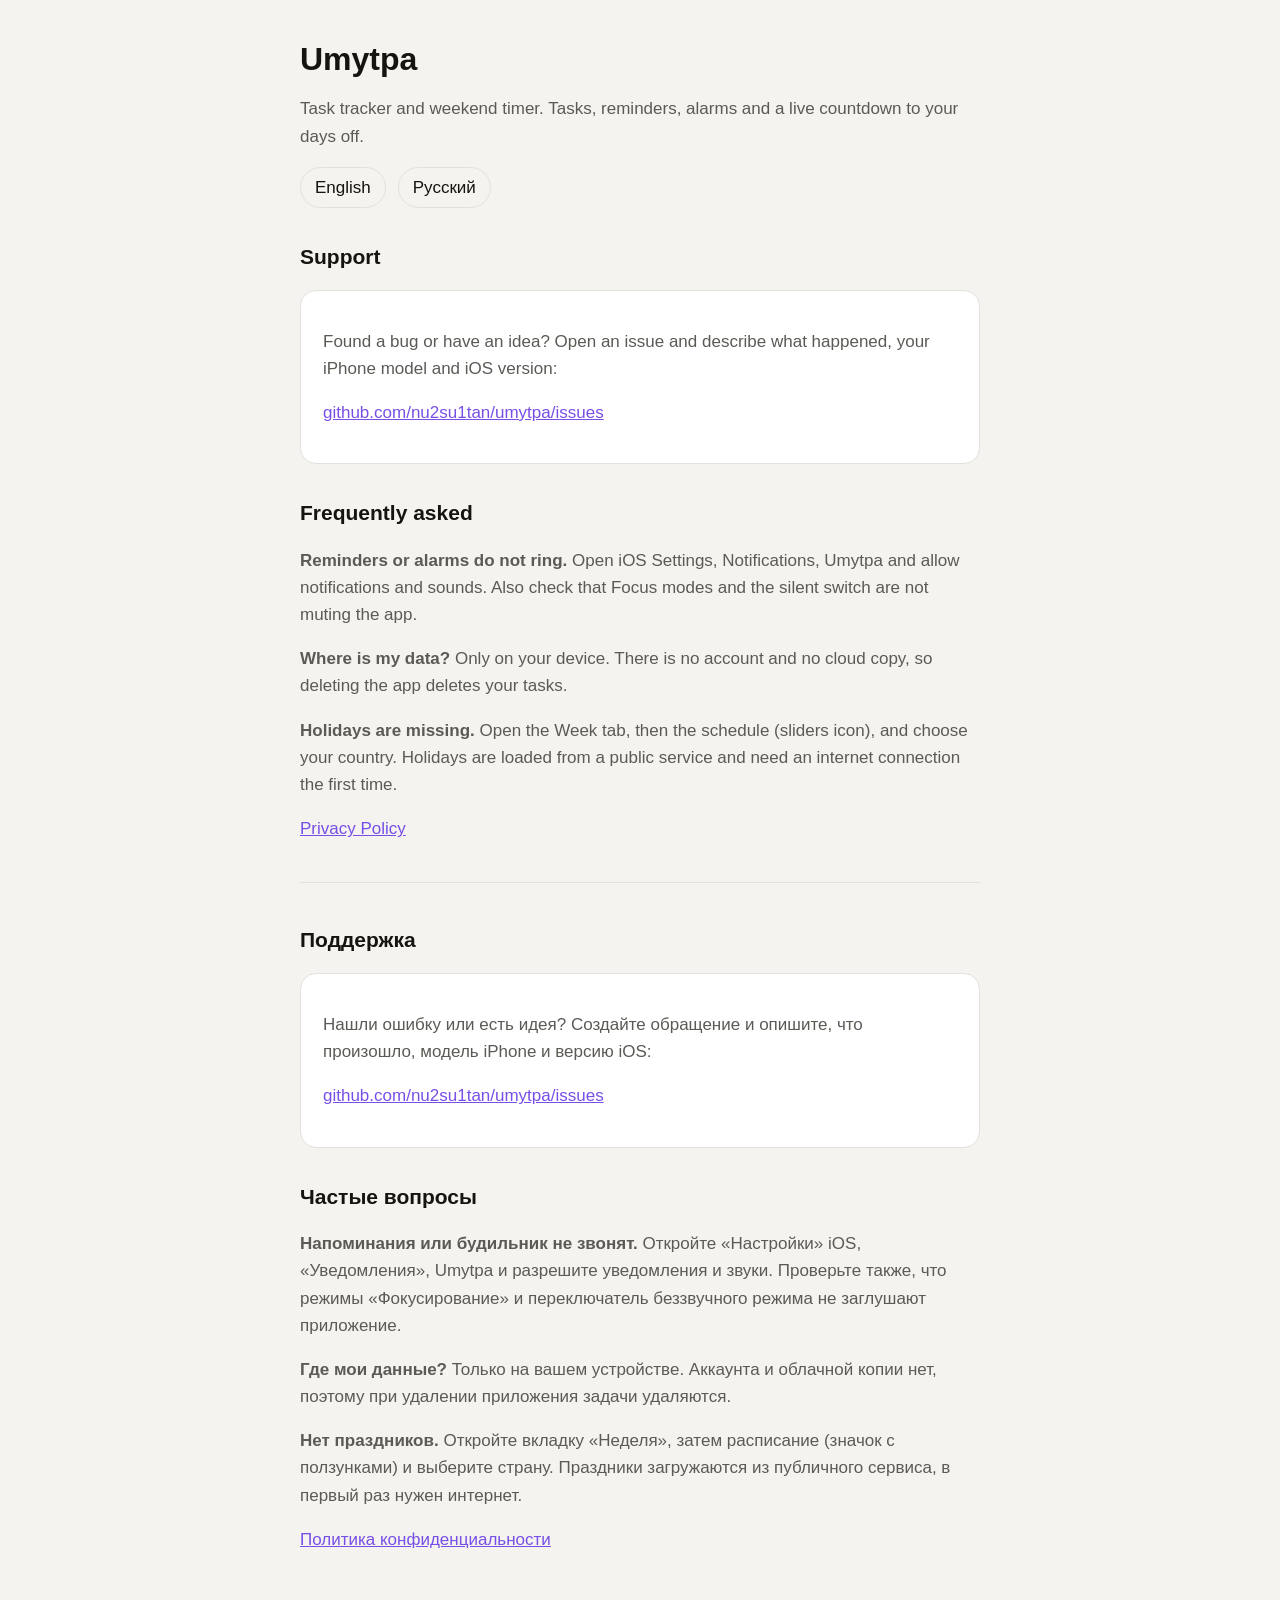
<file: docs/index.html>
<!doctype html>
<html lang="en">
<head>
<meta charset="utf-8">
<meta name="viewport" content="width=device-width,initial-scale=1">
<title>Umytpa: Support</title>
<meta name="description" content="Support for Umytpa, a task tracker with reminders and a weekend countdown.">
<link rel="stylesheet" href="style.css">
</head>
<body>
<main>
<h1>Umytpa</h1>
<p>Task tracker and weekend timer. Tasks, reminders, alarms and a live countdown to your days off.</p>
<div class="lang"><a href="#en">English</a><a href="#ru">Русский</a></div>

<section id="en">
<h2>Support</h2>
<div class="card">
<p>Found a bug or have an idea? Open an issue and describe what happened, your iPhone model and iOS version:</p>
<p><a href="https://github.com/nu2su1tan/umytpa/issues">github.com/nu2su1tan/umytpa/issues</a></p>
</div>
<h2>Frequently asked</h2>
<p><strong>Reminders or alarms do not ring.</strong> Open iOS Settings, Notifications, Umytpa and allow notifications and sounds. Also check that Focus modes and the silent switch are not muting the app.</p>
<p><strong>Where is my data?</strong> Only on your device. There is no account and no cloud copy, so deleting the app deletes your tasks.</p>
<p><strong>Holidays are missing.</strong> Open the Week tab, then the schedule (sliders icon), and choose your country. Holidays are loaded from a public service and need an internet connection the first time.</p>
<p><a href="privacy.html">Privacy Policy</a></p>
</section>

<hr>

<section id="ru">
<h2>Поддержка</h2>
<div class="card">
<p>Нашли ошибку или есть идея? Создайте обращение и опишите, что произошло, модель iPhone и версию iOS:</p>
<p><a href="https://github.com/nu2su1tan/umytpa/issues">github.com/nu2su1tan/umytpa/issues</a></p>
</div>
<h2>Частые вопросы</h2>
<p><strong>Напоминания или будильник не звонят.</strong> Откройте «Настройки» iOS, «Уведомления», Umytpa и разрешите уведомления и звуки. Проверьте также, что режимы «Фокусирование» и переключатель беззвучного режима не заглушают приложение.</p>
<p><strong>Где мои данные?</strong> Только на вашем устройстве. Аккаунта и облачной копии нет, поэтому при удалении приложения задачи удаляются.</p>
<p><strong>Нет праздников.</strong> Откройте вкладку «Неделя», затем расписание (значок с ползунками) и выберите страну. Праздники загружаются из публичного сервиса, в первый раз нужен интернет.</p>
<p><a href="privacy.html#ru">Политика конфиденциальности</a></p>
</section>
</main>
</body>
</html>
</file>
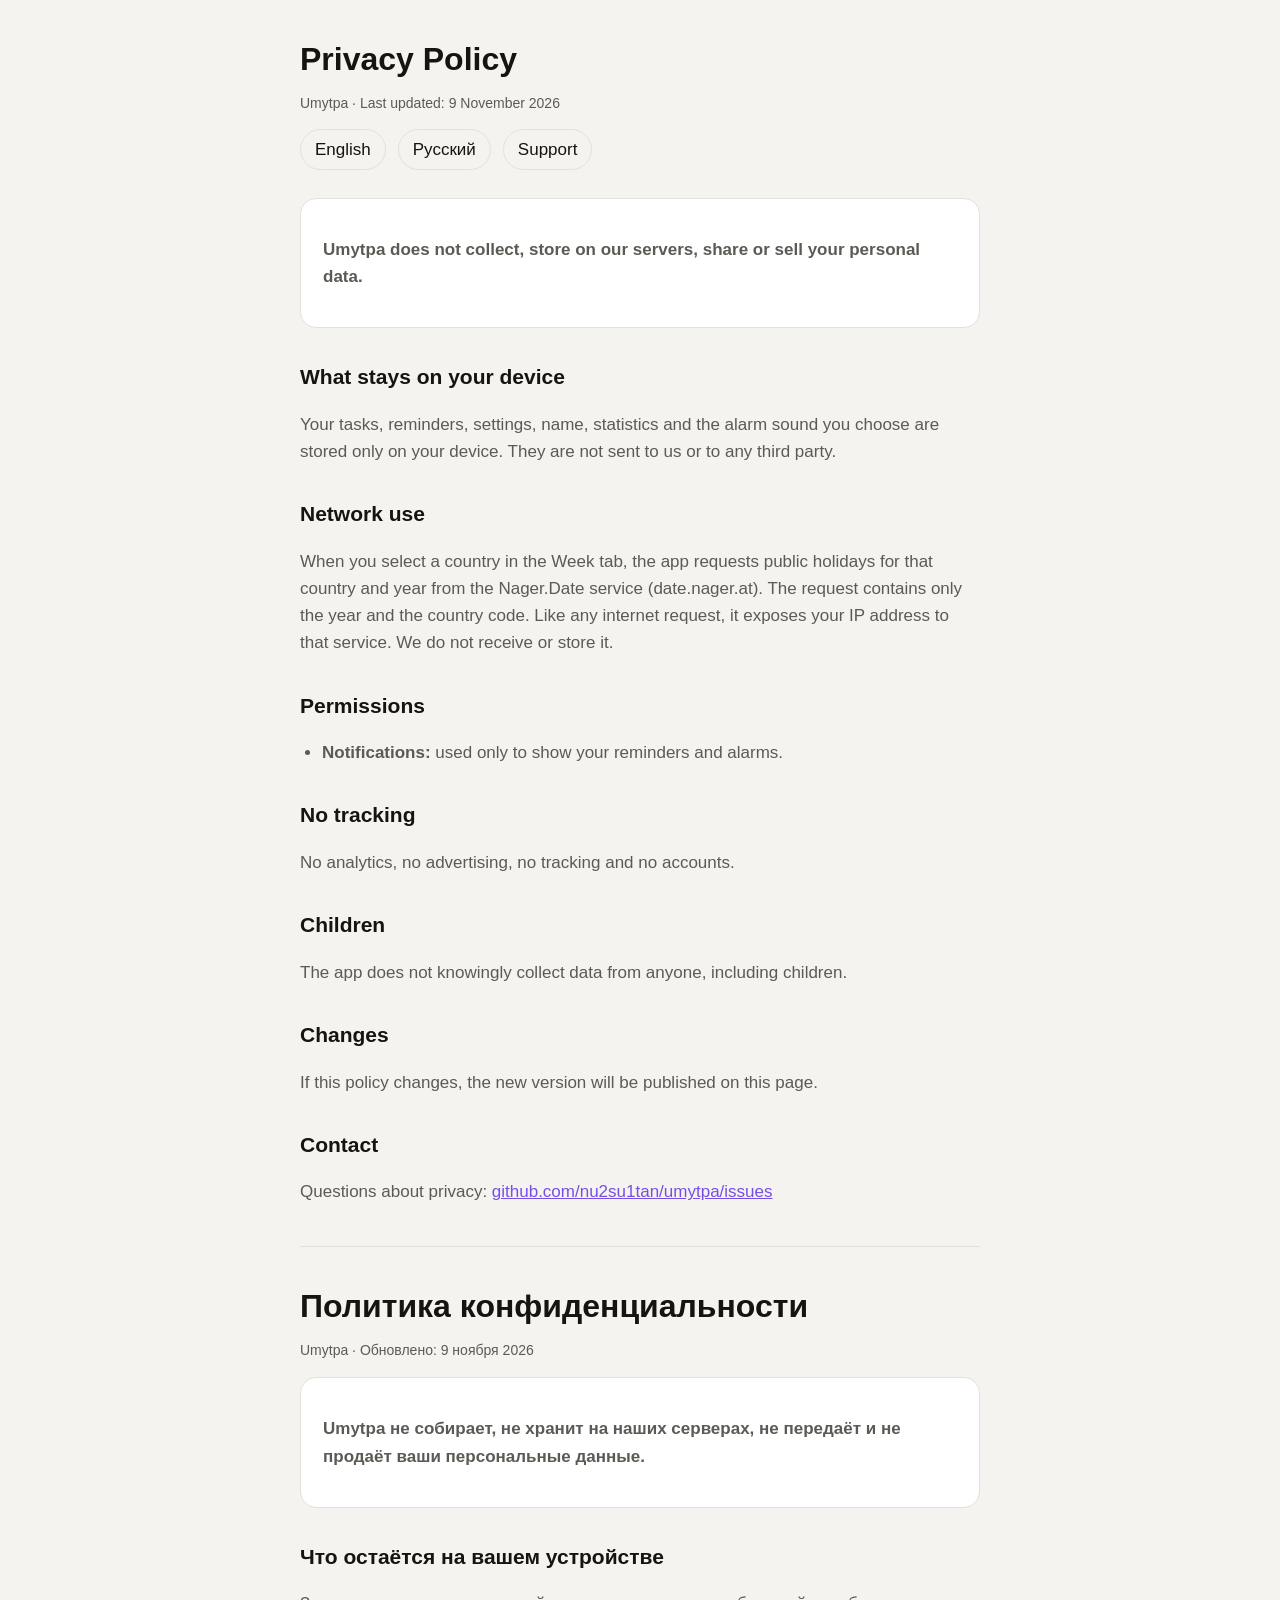
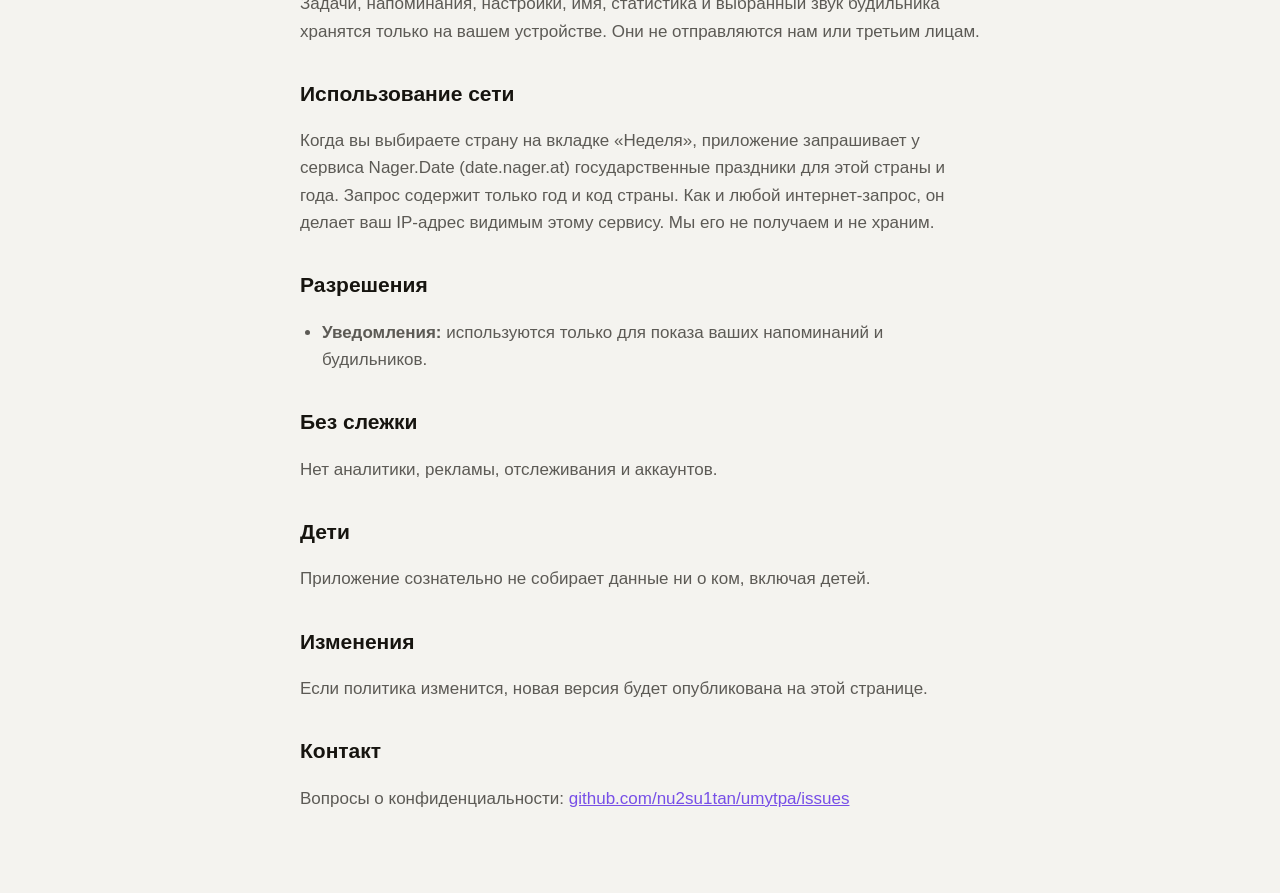
<file: docs/privacy.html>
<!doctype html>
<html lang="en">
<head>
<meta charset="utf-8">
<meta name="viewport" content="width=device-width,initial-scale=1">
<title>Umytpa: Privacy Policy</title>
<meta name="description" content="Privacy Policy of Umytpa. The app does not collect your data.">
<link rel="stylesheet" href="style.css">
</head>
<body>
<main>
<h1>Privacy Policy</h1>
<p class="muted">Umytpa · Last updated: 9 November 2026</p>
<div class="lang"><a href="#en">English</a><a href="#ru">Русский</a><a href="index.html">Support</a></div>

<section id="en">
<div class="card"><p><strong>Umytpa does not collect, store on our servers, share or sell your personal data.</strong></p></div>

<h2>What stays on your device</h2>
<p>Your tasks, reminders, settings, name, statistics and the alarm sound you choose are stored only on your device. They are not sent to us or to any third party.</p>

<h2>Network use</h2>
<p>When you select a country in the Week tab, the app requests public holidays for that country and year from the Nager.Date service (date.nager.at). The request contains only the year and the country code. Like any internet request, it exposes your IP address to that service. We do not receive or store it.</p>

<h2>Permissions</h2>
<ul><li><strong>Notifications:</strong> used only to show your reminders and alarms.</li></ul>

<h2>No tracking</h2>
<p>No analytics, no advertising, no tracking and no accounts.</p>

<h2>Children</h2>
<p>The app does not knowingly collect data from anyone, including children.</p>

<h2>Changes</h2>
<p>If this policy changes, the new version will be published on this page.</p>

<h2>Contact</h2>
<p>Questions about privacy: <a href="https://github.com/nu2su1tan/umytpa/issues">github.com/nu2su1tan/umytpa/issues</a></p>
</section>

<hr>

<section id="ru">
<h1>Политика конфиденциальности</h1>
<p class="muted">Umytpa · Обновлено: 9 ноября 2026</p>
<div class="card"><p><strong>Umytpa не собирает, не хранит на наших серверах, не передаёт и не продаёт ваши персональные данные.</strong></p></div>

<h2>Что остаётся на вашем устройстве</h2>
<p>Задачи, напоминания, настройки, имя, статистика и выбранный звук будильника хранятся только на вашем устройстве. Они не отправляются нам или третьим лицам.</p>

<h2>Использование сети</h2>
<p>Когда вы выбираете страну на вкладке «Неделя», приложение запрашивает у сервиса Nager.Date (date.nager.at) государственные праздники для этой страны и года. Запрос содержит только год и код страны. Как и любой интернет-запрос, он делает ваш IP-адрес видимым этому сервису. Мы его не получаем и не храним.</p>

<h2>Разрешения</h2>
<ul><li><strong>Уведомления:</strong> используются только для показа ваших напоминаний и будильников.</li></ul>

<h2>Без слежки</h2>
<p>Нет аналитики, рекламы, отслеживания и аккаунтов.</p>

<h2>Дети</h2>
<p>Приложение сознательно не собирает данные ни о ком, включая детей.</p>

<h2>Изменения</h2>
<p>Если политика изменится, новая версия будет опубликована на этой странице.</p>

<h2>Контакт</h2>
<p>Вопросы о конфиденциальности: <a href="https://github.com/nu2su1tan/umytpa/issues">github.com/nu2su1tan/umytpa/issues</a></p>
</section>
</main>
</body>
</html>
</file>
<file: docs/style.css>
:root{--bg:#f4f3ef;--ink:#16140f;--ink2:#5c5a55;--card:#fff;--line:#e3e1db;--accent:#774fe7}
@media (prefers-color-scheme:dark){:root{--bg:#121110;--ink:#f3f1ea;--ink2:#a6a39b;--card:#1c1b19;--line:#2d2b27;--accent:#a68bf0}}
*{box-sizing:border-box}
body{margin:0;background:var(--bg);color:var(--ink);font:17px/1.6 -apple-system,BlinkMacSystemFont,"SF Pro Text","Segoe UI",Roboto,sans-serif}
main{max-width:720px;margin:0 auto;padding:40px 20px 64px}
h1{font-size:32px;line-height:1.2;margin:0 0 8px}
h2{font-size:21px;margin:32px 0 8px}
p,li{color:var(--ink2)}
ul{padding-left:22px}
a{color:var(--accent)}
.card{background:var(--card);border:1px solid var(--line);border-radius:16px;padding:20px 22px;margin:16px 0}
.lang{display:flex;gap:12px;margin:12px 0 28px;flex-wrap:wrap}
.lang a{padding:6px 14px;border:1px solid var(--line);border-radius:999px;text-decoration:none;color:var(--ink)}
.muted{font-size:14px}
hr{border:0;border-top:1px solid var(--line);margin:40px 0}
</file>
